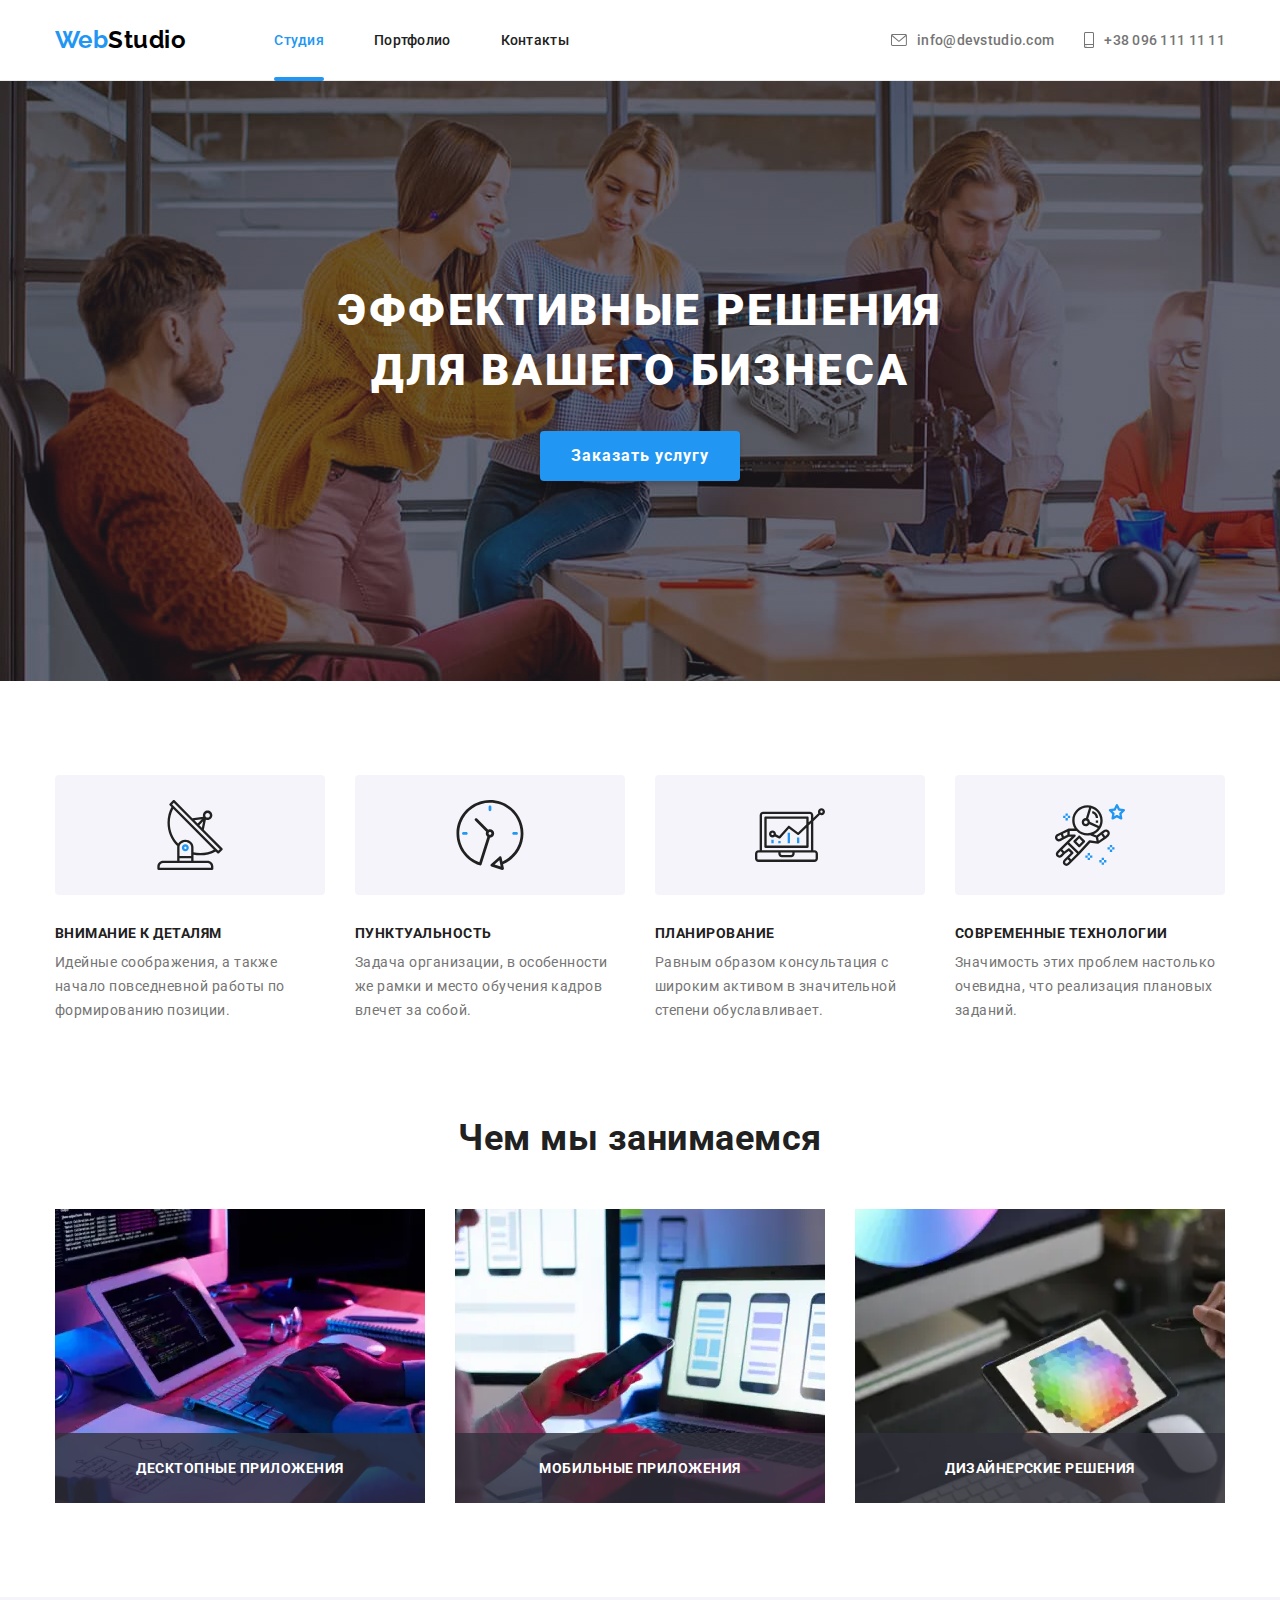
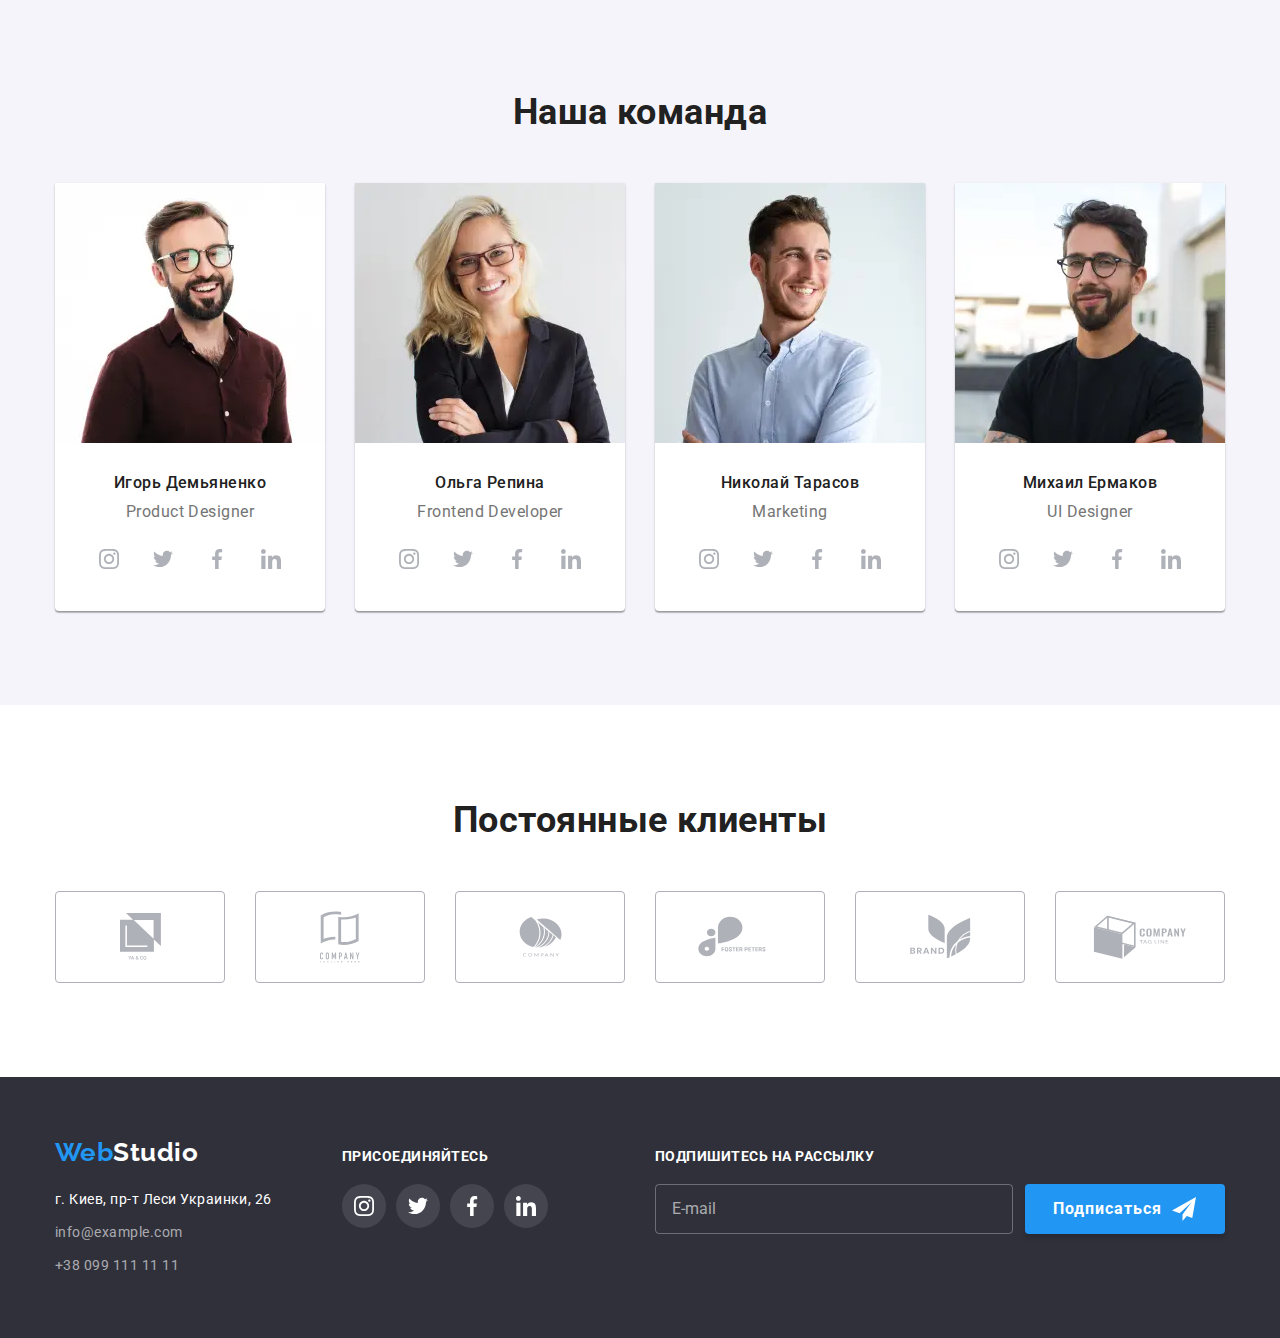
<file: index.html>
<!DOCTYPE html>
<html lang="ru">

<head>
    <meta charset="UTF-8">
    <meta http-equiv="X-UA-Compatible" content="IE=edge">
    <meta name="viewport" content="width=device-width, initial-scale=1.0">
    <title>WebStudio</title>
    <link rel="stylesheet"
        href="https://cdnjs.cloudflare.com/ajax/libs/modern-normalize/1.0.0/modern-normalize.min.css">
    <link rel="preconnect" href="https://fonts.gstatic.com">
    <link
        href="https://fonts.googleapis.com/css2?family=Raleway:wght@700&family=Roboto:wght@400;500;700;900&display=swap"
        rel="stylesheet">
    <link rel="stylesheet" href="./css/main.min.css">
</head>

<body>
    <!-- Header -->
    <header class="header">
        <div class="container header__container">
            <nav class="header__navigation">
                <a href="" class="logo logo--black link" lang="en"><span class="logo--blue">Web</span>Studio</a>

                <ul class="menu list">
                    <li class="menu__item"><a href="" class="menu__link menu__link--current link">Студия</a></li>
                    <li class="menu__item"><a href="./portfolio.html" class="menu__link link">Портфолио</a></li>
                    <li class="menu__item"><a href="" class="menu__link link">Контакты</a></li>
                </ul>
            </nav>
            <button type="button" class="mobile-menu__btn" data-menu-button>
                <svg class="mobile-menu__icon" width="40" height="40">
                    <use href="./images/icons.svg#icon-mobile-menu-btn"></use>
                </svg>
            </button>

            <ul class="contacts header__contacts list">
                <li class="contacts__item contacts__item--in-header">
                    <a href="mailto:info@devstudio.com" class="contacts__link contacts__link--in-header link">
                        <svg class="contacts__icon" width="16" height="12">
                            <use href="./images/icons.svg#icon-envelope"></use>
                        </svg>
                        <span>info@devstudio.com</span>
                    </a>
                </li>
                <li class="contacts__item contacts__item--in-header">
                    <a href="tel:+380961111111" class="contacts__link contacts__link--in-header link">
                        <svg class="contacts__icon" width="10" height="16">
                            <use href="./images/icons.svg#icon-smartphone"></use>
                        </svg>
                        <span>+38 096 111 11 11</span>
                    </a>
                </li>
            </ul>
        </div>
        <div class="mobile-menu" data-menu>
            <div class="container mobile-menu__container">
                <div class="mobile-menu__container--up">
                <ul class="mobile-menu__nav list">
                    <li class="mobile-menu__nav-item"><a href=""
                            class="mobile-menu__nav-link mobile-menu__nav-link--current link">Студия</a></li>
                    <li class="mobile-menu__nav-item"><a href="./portfolio.html"
                            class="mobile-menu__nav-link link">Портфолио</a></li>
                    <li class="mobile-menu__nav-item"><a href="" class="mobile-menu__nav-link link">Контакты</a></li>
                </ul>
                </div>
                <div class="mobile-menu__container--down">
                <ul class="mobile-menu__contacts list">
                    <li class="mobile-menu__contacts-item">
                        <a href="tel:+380961111111" class="mobile-menu__contacts-link link">+38 096 111 11 11</a>
                    </li>
                    <li class="mobile-menu__contacts-item">
                        <a href="mailto:info@devstudio.com"
                            class="mobile-menu__contacts-link mobile-menu__contacts-link--grey link">info@devstudio.com</a>
                    </li>
                </ul>
                <ul class="mobile-menu__social list">
                    <li class="mobile-menu__social-item"><a href="" class="mobile-menu__social-link link">Instagram</a>
                    </li>
                    <li class="mobile-menu__social-item"><a href="" class="mobile-menu__social-link link">Twitter</a>
                    </li>
                    <li class="mobile-menu__social-item"><a href="" class="mobile-menu__social-link link">Facebook</a>
                    </li>
                    <li class="mobile-menu__social-item"><a href="" class="mobile-menu__social-link link">LinkedIn</a>
                    </li>
                </ul>
                </div>

                <button type="button" class="mobile-menu__close-btn" data-menu-close>
                    <svg class="mobile-menu__close-icon" width="40" height="40">
                        <use href="./images/icons.svg#icon-mob-menu-close"></use>
                    </svg>
                </button>
            </div>
        </div>
    </header>

    <!-- Main content -->
    <main>
        <div>
            <section class="hero">
                <div class="container">
                    <h1 class="hero__title">Эффективные решения <br>для вашего бизнеса</h1>
                    <button type="button" class="button" data-modal-open>Заказать услугу</button>
                </div>
            </section>
        </div>

        <div>
            <section class="advantages">
                <div class="container">
                    <h2 class="section-title hidden">Почему именно мы</h2>
                    <ul class="advantages-list list">
                        <li class="advantages-list__item">
                            <div class="advantages-list__icon">
                                <svg width="70" height="70">
                                    <use href="./images/icons.svg#icon-antenna"></use>
                                </svg>
                            </div>
                            <h3 class="advantages-list__title">Внимание к деталям</h3>
                            <p class="advantages-list__text">Идейные соображения, а также начало повседневной работы по
                                формированию позиции.</p>
                        </li>
                        <li class="advantages-list__item">
                            <div class="advantages-list__icon">
                                <svg width="70" height="70">
                                    <use href="./images/icons.svg#icon-clock"></use>
                                </svg>
                            </div>
                            <h3 class="advantages-list__title">Пунктуальность</h3>
                            <p class="advantages-list__text">Задача организации, в особенности же рамки и место обучения
                                кадров влечет за собой.</p>
                        </li>
                        <li class="advantages-list__item">
                            <div class="advantages-list__icon">
                                <svg width="70" height="70">
                                    <use href="./images/icons.svg#icon-diagram"></use>
                                </svg>
                            </div>
                            <h3 class="advantages-list__title">Планирование</h3>
                            <p class="advantages-list__text">Равным образом консультация с широким активом в
                                значительной степени обуславливает.</p>
                        </li>
                        <li class="advantages-list__item">
                            <div class="advantages-list__icon">
                                <svg width="70" height="70">
                                    <use href="./images/icons.svg#icon-astronaut"></use>
                                </svg>
                            </div>
                            <h3 class="advantages-list__title">Современные технологии</h3>
                            <p class="advantages-list__text">Значимость этих проблем настолько очевидна, что реализация
                                плановых заданий.</p>
                        </li>
                    </ul>
                </div>
            </section>
        </div>

        <div>
            <section class="works section">
                <div class="container">
                    <h2 class="section-title">Чем мы занимаемся</h2>
                    <ul class="works-list list">
                        <li class="works-list__item">
                            <picture>
                                <source srcset="./images/works/box1.webp 1x, ./images/works/box1@2x.webp 2x"
                                    type="image/webp">
                                <source srcset="./images/works/box1.jpeg 1x, ./images/works/box1@2x.jpeg 2x">
                                <img src="./images/works/box1.jpeg" alt="Человек пишет код" width="370">
                            </picture>
                            <p class="works-list__text">Десктопные приложения</p>
                        </li>
                        <li class="works-list__item">
                            <picture>
                                <source srcset="./images/works/box2.webp 1x, ./images/works/box2@2x.webp 2x"
                                    type="image/webp">
                                <source srcset="./images/works/box2.jpeg 1x, ./images/works/box2@2x.jpeg 2x">
                                <img src="./images/works/box2.jpeg" alt="Человек с телефоном в руке" width="370">
                            </picture>
                            <p class="works-list__text">Мобильные приложения</p>
                        </li>
                        <li class="works-list__item">
                            <picture>
                                <source srcset="./images/works/box3.webp 1x, ./images/works/box3@2x.webp 2x"
                                    type="image/webp">
                                <source srcset="./images/works/box3.jpeg 1x, ./images/works/box3@2x.jpeg 2x">
                                <img src="./images/works/box3.jpeg" alt="Человек выбирает цвет из гаммы" width="370">
                            </picture>
                            <p class="works-list__text">Дизайнерские решения</p>
                        </li>
                    </ul>
                </div>
            </section>
        </div>


        <div>
            <section class="team-section section">
                <div class="container">
                <h2 class="section-title">Наша команда</h2>
                <ul class="member list">
                    <li class="member__card">
                        <picture>
                            <source srcset="./images/team/desktop/member1-desktop.webp 1x, ./images/team/desktop/member1-desktop@2x.webp 2x"
                                media="(min-width: 1200px)" type="image/webp">
                            <source srcset="./images/team/desktop/member1-desktop.jpeg 1x, ./images/team/desktop/member1-desktop@2x.jpeg 2x"
                                media="(min-width: 1200px)">

                            <source srcset="./images/team/tablet/member1-tablet.webp 1x, ./images/team/tablet/member1-tablet@2x.webp 2x"
                                media="(min-width: 768px)" type="image/webp">
                            <source srcset="./images/team/tablet/member1-tablet.jpeg 1x, ./images/team/tablet/member1-tablet@2x.jpeg 2x"
                                media="(min-width: 768px)">

                            <source srcset="./images/team/phone/member1-phone.webp 1x, ./images/team/phone/member1-phone@2x.webp 2x" 
                            type="image/webp" media="(max-width: 767px)">
                            <source srcset="./images/team/phone/member1-phone.jpeg 1x, ./images/team/phone/member1-phone@2x.jpeg 2x" 
                            media="(max-width: 767px)">
                            <img class="member__photo" src="./images/team/phone/member1-phone.jpeg" alt="фото продакт дизайнера">
                        </picture>
                        
                        
                        <div class="member__meta">
                           <h3 class="member__name">Игорь Демьяненко</h3>
                           <p class="member__position">Product Designer</p>
                           <ul class="social-list list">
                               <li class="social-list__item">
                                   <a href="" class="social-list__link link">
                                       <svg class="social-list__icon">
                                           <use href="./images/icons.svg#icon-instagram"></use>
                                       </svg>
                                   </a>
                               </li>
                               <li class="social-list__item">
                                   <a href="" class="social-list__link link">
                                       <svg class="social-list__icon">
                                           <use href="./images/icons.svg#icon-twitter"></use>
                                       </svg>
                                   </a>
                               </li>
                               <li class="social-list__item">
                                   <a href="" class="social-list__link link">
                                       <svg class="social-list__icon">
                                           <use href="./images/icons.svg#icon-facebook"></use>
                                       </svg>
                                   </a>
                               </li>
                               <li class="social-list__item">
                                   <a href="" class="social-list__link link">
                                       <svg class="social-list__icon">
                                           <use href="./images/icons.svg#icon-linkedin"></use>
                                       </svg>
                                   </a>
                               </li>
                           </ul>
                        </div>
                    </li>
                    <li class="member__card">
                        <picture>
                            <source srcset="./images/team/desktop/member2-desktop.webp 1x, ./images/team/desktop/member2-desktop@2x.webp 2x"
                                media="(min-width: 1200px)" type="image/webp">
                            <source srcset="./images/team/desktop/member2-desktop.jpeg 1x, ./images/team/desktop/member2-desktop@2x.jpeg 2x"
                                media="(min-width: 1200px)">
                            
                            <source srcset="./images/team/tablet/member2-tablet.webp 1x, ./images/team/tablet/member2-tablet@2x.webp 2x"
                                media="(min-width: 768px)" type="image/webp">
                            <source srcset="./images/team/tablet/member2-tablet.jpeg 1x, ./images/team/tablet/member2-tablet@2x.jpeg 2x"
                                media="(min-width: 768px)">
                            
                            <source srcset="./images/team/phone/member2-phone.webp 1x, ./images/team/phone/member2-phone@2x.webp 2x"
                                type="image/webp" media="(max-width: 767px)">
                            <source srcset="./images/team/phone/member2-phone.jpeg 1x, ./images/team/phone/member2-phone@2x.jpeg 2x"
                                media="(max-width: 767px)">
                            <img class="member__photo" src="./images/team/phone/member2-phone.jpeg" alt="фото фронтенд разработчика">
                        </picture>
                        
                        <div class="member__meta">
                           <h3 class="member__name">Ольга Репина</h3>
                           <p class="member__position">Frontend Developer</p>
                           <ul class="social-list list">
                               <li class="social-list__item">
                                   <a href="" class="social-list__link link">
                                       <svg class="social-list__icon">
                                           <use href="./images/icons.svg#icon-instagram"></use>
                                       </svg>
                                   </a>
                               </li>
                               <li class="social-list__item">
                                   <a href="" class="social-list__link link">
                                       <svg class="social-list__icon">
                                           <use href="./images/icons.svg#icon-twitter"></use>
                                       </svg>
                                   </a>
                               </li>
                               <li class="social-list__item">
                                   <a href="" class="social-list__link link">
                                       <svg class="social-list__icon">
                                           <use href="./images/icons.svg#icon-facebook"></use>
                                       </svg>
                                   </a>
                               </li>
                               <li class="social-list__item">
                                   <a href="" class="social-list__link link">
                                       <svg class="social-list__icon">
                                           <use href="./images/icons.svg#icon-linkedin"></use>
                                       </svg>
                                   </a>
                               </li>
                           </ul>
                       </div>
                    </li>
                    <li class="member__card">
                        <picture>
                            <source srcset="./images/team/desktop/member3-desktop.webp 1x, ./images/team/desktop/member3-desktop@2x.webp 2x"
                                media="(min-width: 1200px)" type="image/webp">
                            <source srcset="./images/team/desktop/member3-desktop.jpeg 1x, ./images/team/desktop/member3-desktop@2x.jpeg 2x"
                                media="(min-width: 1200px)">
                            
                            <source srcset="./images/team/tablet/member3-tablet.webp 1x, ./images/team/tablet/member3-tablet@2x.webp 2x"
                                media="(min-width: 768px)" type="image/webp">
                            <source srcset="./images/team/tablet/member3-tablet.jpeg 1x, ./images/team/tablet/member3-tablet@2x.jpeg 2x"
                                media="(min-width: 768px)">
                            
                            <source srcset="./images/team/phone/member3-phone.webp 1x, ./images/team/phone/member3-phone@2x.webp 2x"
                                type="image/webp" media="(max-width: 767px)">
                            <source srcset="./images/team/phone/member3-phone.jpeg 1x, ./images/team/phone/member3-phone@2x.jpeg 2x"
                                media="(max-width: 767px)">
                            <img class="member__photo" src="./images/team/phone/member3-phone.jpeg" alt="фото специалиста по маркетингу">  
                        </picture>
                        
                        <div class="member__meta">
                            <h3 class="member__name">Николай Тарасов</h3>
                            <p class="member__position">Marketing</p>
                            <ul class="social-list list">
                                <li class="social-list__item">
                                    <a href="" class="social-list__link link">
                                        <svg class="social-list__icon">
                                            <use href="./images/icons.svg#icon-instagram"></use>
                                        </svg>
                                    </a>
                                </li>
                                <li class="social-list__item">
                                    <a href="" class="social-list__link link">
                                        <svg class="social-list__icon">
                                            <use href="./images/icons.svg#icon-twitter"></use>
                                        </svg>
                                    </a>
                                </li>
                                <li class="social-list__item">
                                    <a href="" class="social-list__link link">
                                        <svg class="social-list__icon">
                                            <use href="./images/icons.svg#icon-facebook"></use>
                                        </svg>
                                    </a>
                                </li>
                                <li class="social-list__item">
                                    <a href="" class="social-list__link link">
                                        <svg class="social-list__icon">
                                            <use href="./images/icons.svg#icon-linkedin"></use>
                                        </svg>
                                    </a>
                                </li>
                            </ul>
                        </div>
                    </li>
                    <li class="member__card">
                        <picture>
                            <source srcset="./images/team/desktop/member4-desktop.webp 1x, ./images/team/desktop/member4-desktop@2x.webp 2x"
                                media="(min-width: 1200px)" type="image/webp">
                            <source srcset="./images/team/desktop/member4-desktop.jpeg 1x, ./images/team/desktop/member4-desktop@2x.jpeg 2x"
                                media="(min-width: 1200px)">
                            
                            <source srcset="./images/team/tablet/member4-tablet.webp 1x, ./images/team/tablet/member4-tablet@2x.webp 2x"
                                media="(min-width: 768px)" type="image/webp">
                            <source srcset="./images/team/tablet/member4-tablet.jpeg 1x, ./images/team/tablet/member4-tablet@2x.jpeg 2x"
                                media="(min-width: 768px)">
                            
                            <source srcset="./images/team/phone/member4-phone.webp 1x, ./images/team/phone/member4-phone@2x.webp 2x"
                                type="image/webp" media="(max-width: 767px)">
                            <source srcset="./images/team/phone/member4-phone.jpeg 1x, ./images/team/phone/member4-phone@2x.jpeg 2x"
                                media="(max-width: 767px)">
                            <img class="member__photo" src="./images/team/phone/member4-phone.jpeg" alt="фото дизайнера">
                        </picture>
                        
                        <div class="member__meta">
                            <h3 class="member__name">Михаил Ермаков</h3>
                            <p class="member__position">UI Designer</p>
                            <ul class="social-list list">
                                <li class="social-list__item">
                                    <a href="" class="social-list__link link">
                                        <svg class="social-list__icon">
                                            <use href="./images/icons.svg#icon-instagram"></use>
                                        </svg>
                                    </a>
                                </li>
                                <li class="social-list__item">
                                    <a href="" class="social-list__link link">
                                        <svg class="social-list__icon">
                                            <use href="./images/icons.svg#icon-twitter"></use>
                                        </svg>
                                    </a>
                                </li>
                                <li class="social-list__item">
                                    <a href="" class="social-list__link link">
                                        <svg class="social-list__icon">
                                            <use href="./images/icons.svg#icon-facebook"></use>
                                        </svg>
                                    </a>
                                </li>
                                <li class="social-list__item">
                                    <a href="" class="social-list__link link">
                                        <svg class="social-list__icon">
                                            <use href="./images/icons.svg#icon-linkedin"></use>
                                        </svg>
                                    </a>
                                </li>
                            </ul>
                        </div>
                    </li>
                </ul>
                </div>
            </section>
        </div>

        <div>
            <section class="clients section">
                <div class="container">
                    <h2 class="section-title">Постоянные клиенты</h2>
                    <ul class="client list">
                        <li class="client__card">
                            <a href="" class="client__link link">
                                <svg class="client__icon" width="41" height="47">
                                    <use href="./images/icons.svg#icon-company1"></use>
                                </svg>
                            </a>
                        </li>
                        <li class="client__card">
                            <a href="" class="client__link link">
                                <svg class="client__icon" width="40" height="52">
                                    <use href="./images/icons.svg#icon-company2"></use>
                                </svg>
                            </a>
                        </li>
                        <li class="client__card">
                            <a href="" class="client__link link">
                                <svg class="client__icon" width="43" height="41">
                                    <use href="./images/icons.svg#icon-company3"></use>
                                </svg>
                            </a>
                        </li>
                        <li class="client__card">
                            <a href="" class="client__link link">
                                <svg class="client__icon" width="84" height="41">
                                    <use href="./images/icons.svg#icon-company4"></use>
                                </svg>
                            </a>
                        </li>
                        <li class="client__card">
                            <a href="" class="client__link link">
                                <svg class="client__icon" width="63" height="45">
                                    <use href="./images/icons.svg#icon-company5"></use>
                                </svg>
                            </a>
                        </li>
                        <li class="client__card">
                            <a href="" class="client__link link">
                                <svg class="client__icon" width="94" height="44">
                                    <use href="./images/icons.svg#icon-company6"></use>
                                </svg>
                            </a>
                        </li>
                    </ul>
                </div>

            </section>
        </div>

    </main>

    <!-- ================ F O O T E R ================ -->
    <footer class="footer">
        <div class="container footer__container">
            <div class="footer__contacts">
                <a href="" class="logo logo--white link" lang="en"><span class="logo--blue">Web</span>Studio</a>
                <ul class="contacts list">
                    <li class="contacts__item contacts__item--in-footer">
                        <address>
                            <p class="contacts__address">г. Киев, пр-т Леси Украинки, 26</p>
                        </address>
                    </li>
                    <li class="contacts__item contacts__item--in-footer"><a href="mailto:info@example.com"
                            class="contacts__link contacts__link--in-footer link">info@example.com</a></li>
                    <li class="contacts__item contacts__item--in-footer"><a href="tel:+380991111111"
                            class="contacts__link contacts__link--in-footer link">+38 099 111 11 11</a></li>
                </ul>
            </div>

            <div class="footer__social">
                <h3 class="footer__text">присоединяйтесь</h3>
                <ul class="social-list list">
                    <li class="social-list__item">
                        <a href="" class="social-list__link social-list__link--in-footer link">
                            <svg class="social-list__icon">
                                <use href="./images/icons.svg#icon-instagram"></use>
                            </svg>
                        </a>
                    </li>
                    <li class="social-list__item">
                        <a href="" class="social-list__link social-list__link--in-footer link">
                            <svg class="social-list__icon">
                                <use href="./images/icons.svg#icon-twitter"></use>
                            </svg>
                        </a>
                    </li>
                    <li class="social-list__item">
                        <a href="" class="social-list__link social-list__link--in-footer link">
                            <svg class="social-list__icon">
                                <use href="./images/icons.svg#icon-facebook"></use>
                            </svg>
                        </a>
                    </li>
                    <li class="social-list__item">
                        <a href="" class="social-list__link social-list__link--in-footer link">
                            <svg class="social-list__icon">
                                <use href="./images/icons.svg#icon-linkedin"></use>
                            </svg>
                        </a>
                    </li>
                </ul>
            </div>
            <div class="footer__subscribe">
                <p class="footer__text">Подпишитесь на рассылку</p>
                <form action="#" class="subscription-form">
                    <input type="email" placeholder="E-mail" name="user-email" class="subscription-form__input"
                        required>
                    <button type="submit" class="button button--with-icon">
                        <span class="button__text">Подписаться</span>
                        <svg class="button__icon--end" width="24" height="24">
                            <use href="./images/icons.svg#icon-telegram"></use>
                        </svg>
                    </button>
                </form>
            </div>

        </div>
    </footer>

    <!-- ================ B A C K D R O P ================ -->
    <div class="backdrop is-hidden" data-modal>
    <div class="modal">
        <button type="button" class="close-btn" data-modal-close>
            <svg class="close-btn__icon">
                <use href="./images/icons.svg#icon-close-icon"></use>
            </svg>
        </button>
        <form action="#" class="modal-form"> 
           <p class="modal-form__title">Оставьте свои данные, мы вам перезвоним</p>

           <label for="user-name" class="modal-form__label modal-form__label--first">Имя</label>
           <div class="modal-form__input-field">
           <input class="modal-form__input" type="text" name="user-name" id="user-name" minlength="2" required>
           <svg class="modal-form__icon" width="18" height="18">
            <use href="./images/icons.svg#icon-user-icon"></use>
           </svg>
           </div>

           <label for="user-number" class="modal-form__label">Телефон</label>
           <div class="modal-form__input-field">
           <input class="modal-form__input" type="tel" name="user-number" id="user-number" required pattern="[0-9]{3}-[0-9]{3}-[0-9]{2}-[0-9]{2}" title="0xx-xxx-xx-xx">
           <svg class="modal-form__icon" width="18" height="18">
            <use href="./images/icons.svg#icon-form-phone"></use>
           </svg>
           </div>

           <label for="user-email" class="modal-form__label">Почта</label>
           <div class="modal-form__input-field">
           <input class="modal-form__input" type="email" name="user-email" id="user-email">
           <svg class="modal-form__icon" width="18" height="18">
               <use href="./images/icons.svg#icon-form-envelope"></use>
           </svg>
           </div>

           <label for="user-message" class="modal-form__label">Комментарий</label>
           <textarea class="modal-form__textarea" name="user-message" id="user-message" placeholder="Введите текст"></textarea>

           <label class="modal-form__policy-agreement">
            <input class="checkbox hidden" type="checkbox" name="user-agreement" value="policy-accepted">
            <svg class="checkbox__icon" width="16" height="15">
                <use href="./images/icons.svg#icon-check-icon"></use>
            </svg>
           Соглашаюсь с рассылкой и принимаю <a href="">Условия договора</a>
            </label>
           <button class="button" type="submit">Отправить</button>
        </form>
    </div>
</div>

    <script src="./js/menu.js"></script>
    <script src="./js/modal.js"></script>

</body>

</html>
</file>
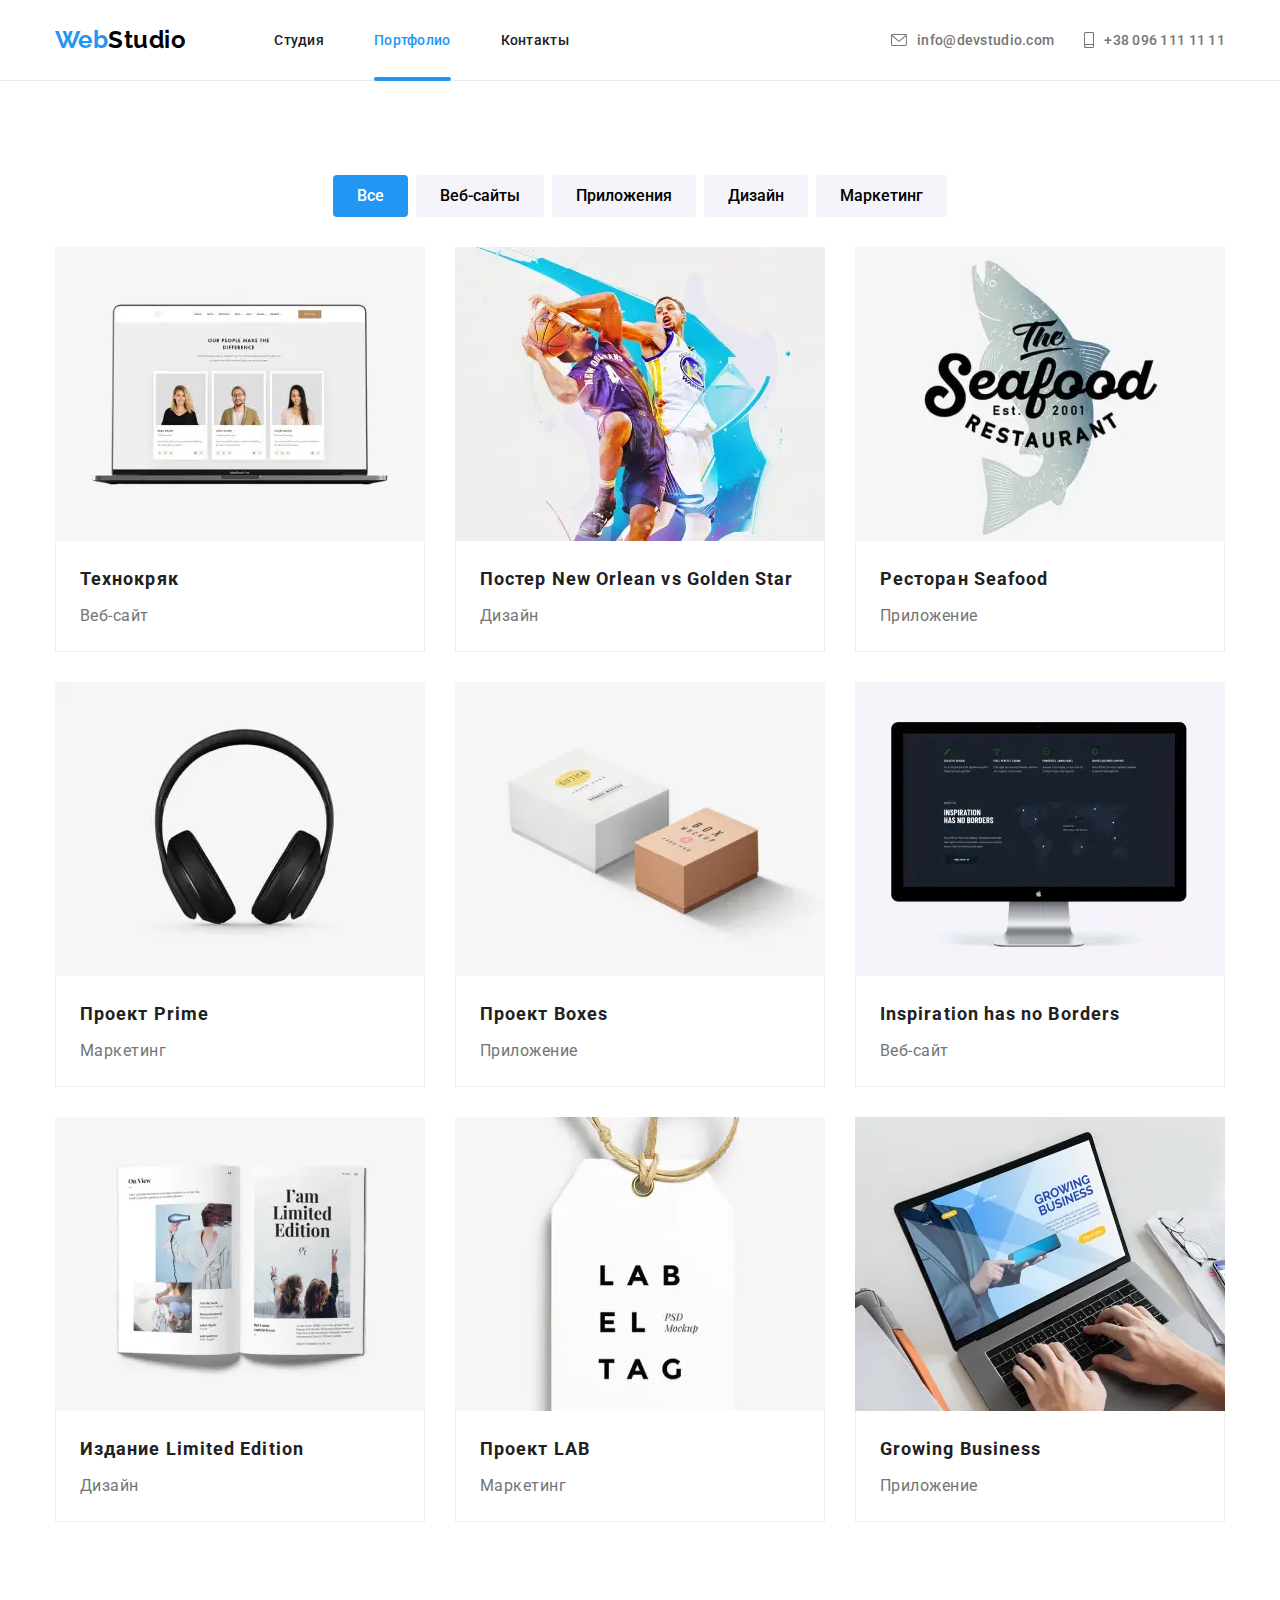
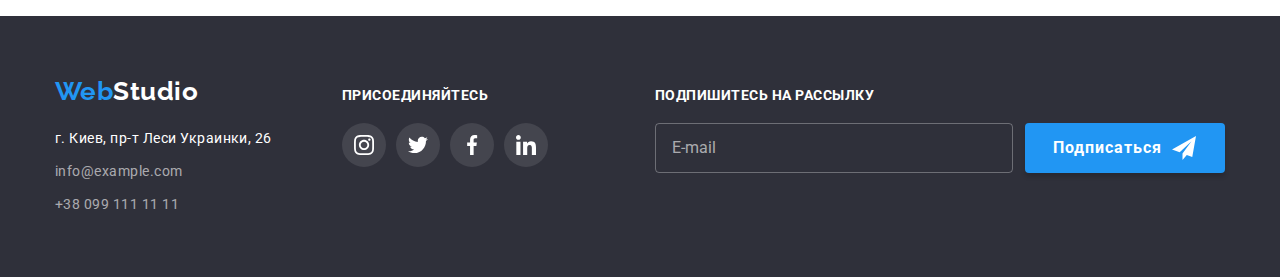
<file: portfolio.html>
<!DOCTYPE html>
<html lang="ru">

<head>
    <meta charset="UTF-8">
    <meta http-equiv="X-UA-Compatible" content="IE=edge">
    <meta name="viewport" content="width=device-width, initial-scale=1.0">
    <title>Portfolio</title>
    <link rel="stylesheet"
        href="https://cdnjs.cloudflare.com/ajax/libs/modern-normalize/1.0.0/modern-normalize.min.css">
    <link rel="preconnect" href="https://fonts.gstatic.com">
    <link href="https://fonts.googleapis.com/css2?family=Raleway:wght@700&family=Roboto:wght@400;500;700&display=swap"
        rel="stylesheet">
    <link rel="stylesheet" href="./css/main.min.css">
</head>

<body>
    <!-- Header -->
    <header class="header">
        <div class="container header__container">
            <nav class="header__navigation">
                <a href="./index.html" class="logo logo--black link" lang="en"><span
                        class="logo--blue">Web</span>Studio</a>

                <ul class="menu list">
                    <li class="menu__item"><a href="./index.html" class="menu__link link">Студия</a></li>
                    <li class="menu__item"><a href="" class="menu__link menu__link--current link">Портфолио</a></li>
                    <li class="menu__item"><a href="" class="menu__link link">Контакты</a></li>
                </ul>
            </nav>
            <button type="button" class="mobile-menu__btn" data-menu-button>
                <svg class="mobile-menu__icon" width="40" height="40">
                    <use href="./images/icons.svg#icon-mobile-menu-btn"></use>
                </svg>
            </button>

            <ul class="contacts header__contacts list">
                <li class="contacts__item contacts__item--in-header">
                    <a href="mailto:info@devstudio.com" class="contacts__link contacts__link--in-header link">
                        <svg class="contacts__icon" width="16" height="12">
                            <use href="./images/icons.svg#icon-envelope"></use>
                        </svg>
                        <span>info@devstudio.com</span>
                    </a>
                </li>
                <li class="contacts__item contacts__item--in-header">
                    <a href="tel:+380961111111" class="contacts__link contacts__link--in-header link">
                        <svg class="contacts__icon" width="10" height="16">
                            <use href="./images/icons.svg#icon-smartphone"></use>
                        </svg>
                        <span>+38 096 111 11 11</span>
                    </a>
                </li>
            </ul>
        </div>

        <div class="mobile-menu" data-menu>
            <div class="container mobile-menu__container">
                <div class="mobile-menu__container--up">
                <ul class="mobile-menu__nav list">
                    <li class="mobile-menu__nav-item"><a href="./index.html"
                            class="mobile-menu__nav-link link">Студия</a></li>
                    <li class="mobile-menu__nav-item"><a href=""
                            class="mobile-menu__nav-link mobile-menu__nav-link--current link">Портфолио</a></li>
                    <li class="mobile-menu__nav-item"><a href="" class="mobile-menu__nav-link link">Контакты</a></li>
                </ul>
                </div>
                <div class="mobile-menu__container--down">
                <ul class="mobile-menu__contacts list">
                    <li class="mobile-menu__contacts-item">
                        <a href="tel:+380961111111" class="mobile-menu__contacts-link link">+38 096 111 11 11</a>
                    </li>
                    <li class="mobile-menu__contacts-item">
                        <a href="mailto:info@devstudio.com"
                            class="mobile-menu__contacts-link mobile-menu__contacts-link--grey link">info@devstudio.com</a>
                    </li>
                </ul>
                <ul class="mobile-menu__social list">
                    <li class="mobile-menu__social-item"><a href="" class="mobile-menu__social-link link">Instagram</a>
                    </li>
                    <li class="mobile-menu__social-item"><a href="" class="mobile-menu__social-link link">Twitter</a>
                    </li>
                    <li class="mobile-menu__social-item"><a href="" class="mobile-menu__social-link link">Facebook</a>
                    </li>
                    <li class="mobile-menu__social-item"><a href="" class="mobile-menu__social-link link">LinkedIn</a>
                    </li>
                </ul>
                </div>

                <button type="button" class="mobile-menu__close-btn" data-menu-close>
                    <svg class="mobile-menu__close-icon" width="40" height="40">
                        <use href="./images/icons.svg#icon-mob-menu-close"></use>
                    </svg>
                </button>
            </div>
        </div>
    </header>

    <!-- Main content -->
    <main>
        <section class="section">
            <div class="container">
                <h1 class="section-title hidden">Портфолио</h1>
                <ul class="filter list">
                    <li class="filter__item"><button type="button"
                            class="filter__button filter__button--main">Все</button></li>
                    <li class="filter__item"><button type="button" class="filter__button">Веб-сайты</button></li>
                    <li class="filter__item"><button type="button" class="filter__button">Приложения</button></li>
                    <li class="filter__item"><button type="button" class="filter__button">Дизайн</button></li>
                    <li class="filter__item"><button type="button" class="filter__button">Маркетинг</button></li>
                </ul>
                <ul class="portfolio list">
                    <li class="portfolio__item">
                        <a href="" class="portfolio__link link">
                            <div class="portfolio__img-wrapper">
                                <picture>
                                    <source srcset="./images/portfolio/desktop/portfolio1-desktop.webp 1x, ./images/portfolio/desktop/portfolio1-desktop@2x.webp 2x" 
                                    type="image/webp" media="(min-width: 1200px)">
                                    <source srcset="./images/portfolio/desktop/portfolio1-desktop.jpeg 1x, ./images/portfolio/desktop/portfolio1-desktop@2x.jpeg 2x"
                                        media="(min-width: 1200px)">

                                    <source srcset="./images/portfolio/tablet/portfolio1-tablet.webp 1x, ./images/portfolio/tablet/portfolio1-tablet@2x.webp 2x"
                                            type="image/webp" media="(min-width: 768px)">
                                    <source srcset="./images/portfolio/tablet/portfolio1-tablet.jpeg 1x, ./images/portfolio/tablet/portfolio1-tablet@2x.jpeg 2x"
                                        media="(min-width: 768px)">

                                    <source srcset="./images/portfolio/phone/portfolio1-phone.webp 1x, ./images/portfolio/phone/portfolio1-phone@2x.webp 2x"
                                        type="image/webp" media="(max-width: 767px)">
                                    <source srcset="./images/portfolio/phone/portfolio1-phone.jpeg 1x, ./images/portfolio/phone/portfolio1-phone@2x.jpeg 2x"
                                        media="(max-width: 767px)">

                                    <img src="./images/portfolio/phone/portfolio1-phone.jpeg" alt="Веб-сайт открыт на ноутбуке">
                                </picture>
                               
                                <p class="portfolio__overlay">Технокряк это современная площадка распространения
                                    коронавируса. Компании используют эту платформу
                                    для цифрового
                                    шпионажа и атак на защищённые сервера конкурентов.</p>
                            </div>
                            <div class="portfolio__card-meta">
                                <h2 class="portfolio__card-name">Технокряк</h2>
                                <p class="portfolio__card-text">Веб-сайт</p>
                            </div>
                        </a>
                    </li>
                    <li class="portfolio__item">
                        <a href="" class="portfolio__link link">
                            <div class="portfolio__img-wrapper">
                                <picture>
                                    <source
                                        srcset="./images/portfolio/desktop/portfolio2-desktop.webp 1x, ./images/portfolio/desktop/portfolio2-desktop@2x.webp 2x"
                                        type="image/webp" media="(min-width: 1200px)">
                                    <source
                                        srcset="./images/portfolio/desktop/portfolio2-desktop.jpeg 1x, ./images/portfolio/desktop/portfolio2-desktop@2x.jpeg 2x"
                                        media="(min-width: 1200px)">
                                    
                                    <source
                                        srcset="./images/portfolio/tablet/portfolio2-tablet.webp 1x, ./images/portfolio/tablet/portfolio2-tablet@2x.webp 2x"
                                        type="image/webp" media="(min-width: 768px)">
                                    <source
                                        srcset="./images/portfolio/tablet/portfolio2-tablet.jpeg 1x, ./images/portfolio/tablet/portfolio2-tablet@2x.jpeg 2x"
                                        media="(min-width: 768px)">
                                    
                                    <source srcset="./images/portfolio/phone/portfolio2-phone.webp 1x, ./images/portfolio/phone/portfolio2-phone@2x.webp 2x"
                                        type="image/webp" media="(max-width: 767px)">
                                    <source srcset="./images/portfolio/phone/portfolio2-phone.jpeg 1x, ./images/portfolio/phone/portfolio2-phone@2x.jpeg 2x"
                                        media="(max-width: 767px)">

                                    <img src="./images/portfolio/phone/portfolio2-phone.jpeg" alt="Двое игроков баскетбольной команды">

                                </picture>
                                
                                <p class="portfolio__overlay">Технокряк это современная площадка распространения
                                    коронавируса. Компании используют эту платформу
                                    для цифрового
                                    шпионажа и атак на защищённые сервера конкурентов.</p>
                            </div>
                            <div class="portfolio__card-meta">
                                <h2 class="portfolio__card-name">Постер New Orlean vs Golden Star</h2>
                                <p class="portfolio__card-text">Дизайн</p>
                            </div>
                        </a>
                    </li>
                    <li class="portfolio__item">
                        <a href="" class="portfolio__link link">
                            <div class="portfolio__img-wrapper">
                                <picture>
                                    <source
                                        srcset="./images/portfolio/desktop/portfolio3-desktop.webp 1x, ./images/portfolio/desktop/portfolio3-desktop@2x.webp 2x"
                                        type="image/webp" media="(min-width: 1200px)">
                                    <source
                                        srcset="./images/portfolio/desktop/portfolio3-desktop.jpeg 1x, ./images/portfolio/desktop/portfolio3-desktop@2x.jpeg 2x"
                                        media="(min-width: 1200px)">
                                    
                                    <source
                                        srcset="./images/portfolio/tablet/portfolio3-tablet.webp 1x, ./images/portfolio/tablet/portfolio3-tablet@2x.webp 2x"
                                        type="image/webp" media="(min-width: 768px)">
                                    <source
                                        srcset="./images/portfolio/tablet/portfolio3-tablet.jpeg 1x, ./images/portfolio/tablet/portfolio3-tablet@2x.jpeg 2x"
                                        media="(min-width: 768px)">
                                    
                                    <source srcset="./images/portfolio/phone/portfolio3-phone.webp 1x, ./images/portfolio/phone/portfolio3-phone@2x.webp 2x"
                                        type="image/webp" media="(max-width: 767px)">
                                    <source srcset="./images/portfolio/phone/portfolio3-phone.jpeg 1x, ./images/portfolio/phone/portfolio3-phone@2x.jpeg 2x"
                                        media="(max-width: 767px)">

                                    <img src="./images/portfolio/phone/portfolio3-phone.jpeg" alt="Логотип рыбного ресторана">
                                </picture>
                                
                                <p class="portfolio__overlay">Технокряк это современная площадка распространения
                                    коронавируса. Компании используют эту платформу
                                    для цифрового
                                    шпионажа и атак на защищённые сервера конкурентов.</p>
                            </div>
                            <div class="portfolio__card-meta">
                                <h2 class="portfolio__card-name">Ресторан Seafood</h2>
                                <p class="portfolio__card-text">Приложение</p>
                            </div>
                        </a>
                    </li>
                    <li class="portfolio__item">
                        <a href="" class="portfolio__link link">
                            <div class="portfolio__img-wrapper">
                                <picture>
                                    <source
                                        srcset="./images/portfolio/desktop/portfolio4-desktop.webp 1x, ./images/portfolio/desktop/portfolio4-desktop@2x.webp 2x"
                                        type="image/webp" media="(min-width: 1200px)">
                                    <source
                                        srcset="./images/portfolio/desktop/portfolio4-desktop.jpeg 1x, ./images/portfolio/desktop/portfolio4-desktop@2x.jpeg 2x"
                                        media="(min-width: 1200px)">
                                    
                                    <source
                                        srcset="./images/portfolio/tablet/portfolio4-tablet.webp 1x, ./images/portfolio/tablet/portfolio4-tablet@2x.webp 2x"
                                        type="image/webp" media="(min-width: 768px)">
                                    <source
                                        srcset="./images/portfolio/tablet/portfolio4-tablet.jpeg 1x, ./images/portfolio/tablet/portfolio4-tablet@2x.jpeg 2x"
                                        media="(min-width: 768px)">
                                    
                                    <source srcset="./images/portfolio/phone/portfolio4-phone.webp 1x, ./images/portfolio/phone/portfolio4-phone@2x.webp 2x"
                                        type="image/webp" media="(max-width: 767px)">
                                    <source srcset="./images/portfolio/phone/portfolio4-phone.jpeg 1x, ./images/portfolio/phone/portfolio4-phone@2x.jpeg 2x"
                                        media="(max-width: 767px)">

                                    <img src="./images/portfolio/phone/portfolio4-phone.jpeg" alt="Беспроводные накладные наушники">
                                </picture>
                                
                                <p class="portfolio__overlay">Технокряк это современная площадка распространения
                                    коронавируса. Компании используют эту платформу
                                    для цифрового
                                    шпионажа и атак на защищённые сервера конкурентов.</p>
                            </div>
                            <div class="portfolio__card-meta">
                                <h2 class="portfolio__card-name">Проект Prime</h2>
                                <p class="portfolio__card-text">Маркетинг</p>
                            </div>
                        </a>
                    </li>
                    <li class="portfolio__item">
                        <a href="" class="portfolio__link link">
                            <div class="portfolio__img-wrapper">
                                <picture>
                                    <source
                                        srcset="./images/portfolio/desktop/portfolio5-desktop.webp 1x, ./images/portfolio/desktop/portfolio5-desktop@2x.webp 2x"
                                        type="image/webp" media="(min-width: 1200px)">
                                    <source
                                        srcset="./images/portfolio/desktop/portfolio5-desktop.jpeg 1x, ./images/portfolio/desktop/portfolio5-desktop@2x.jpeg 2x"
                                        media="(min-width: 1200px)">
                                    
                                    <source
                                        srcset="./images/portfolio/tablet/portfolio5-tablet.webp 1x, ./images/portfolio/tablet/portfolio5-tablet@2x.webp 2x"
                                        type="image/webp" media="(min-width: 768px)">
                                    <source
                                        srcset="./images/portfolio/tablet/portfolio5-tablet.jpeg 1x, ./images/portfolio/tablet/portfolio5-tablet@2x.jpeg 2x"
                                        media="(min-width: 768px)">
                                    
                                    <source srcset="./images/portfolio/phone/portfolio5-phone.webp 1x, ./images/portfolio/phone/portfolio5-phone@2x.webp 2x"
                                        type="image/webp" media="(max-width: 767px)">
                                    <source srcset="./images/portfolio/phone/portfolio5-phone.jpeg 1x, ./images/portfolio/phone/portfolio5-phone@2x.jpeg 2x"
                                        media="(max-width: 767px)">
                    
                                    <img src="./images/portfolio/phone/portfolio5-phone.jpeg" alt="Белая и коричневая коробки">
                                </picture>
                                
                                <p class="portfolio__overlay">Технокряк это современная площадка распространения
                                    коронавируса. Компании используют эту платформу
                                    для цифрового
                                    шпионажа и атак на защищённые сервера конкурентов.</p>
                            </div>
                            <div class="portfolio__card-meta">
                                <h2 class="portfolio__card-name">Проект Boxes</h2>
                                <p class="portfolio__card-text">Приложение</p>
                            </div>
                        </a>
                    </li>
                    <li class="portfolio__item">
                        <a href="" class="portfolio__link link">
                            <div class="portfolio__img-wrapper">
                                <picture>
                                    <source
                                        srcset="./images/portfolio/desktop/portfolio6-desktop.webp 1x, ./images/portfolio/desktop/portfolio6-desktop@2x.webp 2x"
                                        type="image/webp" media="(min-width: 1200px)">
                                    <source
                                        srcset="./images/portfolio/desktop/portfolio6-desktop.jpeg 1x, ./images/portfolio/desktop/portfolio6-desktop@2x.jpeg 2x"
                                        media="(min-width: 1200px)">
                                    
                                    <source
                                        srcset="./images/portfolio/tablet/portfolio6-tablet.webp 1x, ./images/portfolio/tablet/portfolio6-tablet@2x.webp 2x"
                                        type="image/webp" media="(min-width: 768px)">
                                    <source
                                        srcset="./images/portfolio/tablet/portfolio6-tablet.jpeg 1x, ./images/portfolio/tablet/portfolio6-tablet@2x.jpeg 2x"
                                        media="(min-width: 768px)">
                                    
                                    <source srcset="./images/portfolio/phone/portfolio6-phone.webp 1x, ./images/portfolio/phone/portfolio6-phone@2x.webp 2x"
                                        type="image/webp" media="(max-width: 767px)">
                                    <source srcset="./images/portfolio/phone/portfolio6-phone.jpeg 1x, ./images/portfolio/phone/portfolio6-phone@2x.jpeg 2x"
                                        media="(max-width: 767px)">

                                    <img src="./images/portfolio/phone/portfolio6-phone.jpeg" alt="Веб-сайт на экране компьютера">
                                </picture>
                               
                                <p class="portfolio__overlay">Технокряк это современная площадка распространения
                                    коронавируса. Компании используют эту платформу
                                    для цифрового
                                    шпионажа и атак на защищённые сервера конкурентов.</p>
                            </div>
                            <div class="portfolio__card-meta">
                                <h2 class="portfolio__card-name">Inspiration has no Borders</h2>
                                <p class="portfolio__card-text">Веб-сайт</p>
                            </div>
                        </a>
                    </li>
                    <li class="portfolio__item">
                        <a href="" class="portfolio__link link">
                            <div class="portfolio__img-wrapper">
                                <picture>
                                    <source
                                        srcset="./images/portfolio/desktop/portfolio7-desktop.webp 1x, ./images/portfolio/desktop/portfolio7-desktop@2x.webp 2x"
                                        type="image/webp" media="(min-width: 1200px)">
                                    <source
                                        srcset="./images/portfolio/desktop/portfolio7-desktop.jpeg 1x, ./images/portfolio/desktop/portfolio7-desktop@2x.jpeg 2x"
                                        media="(min-width: 1200px)">
                                    
                                    <source
                                        srcset="./images/portfolio/tablet/portfolio7-tablet.webp 1x, ./images/portfolio/tablet/portfolio7-tablet@2x.webp 2x"
                                        type="image/webp" media="(min-width: 768px)">
                                    <source
                                        srcset="./images/portfolio/tablet/portfolio7-tablet.jpeg 1x, ./images/portfolio/tablet/portfolio7-tablet@2x.jpeg 2x"
                                        media="(min-width: 768px)">
                                    
                                    <source srcset="./images/portfolio/phone/portfolio7-phone.webp 1x, ./images/portfolio/phone/portfolio7-phone@2x.webp 2x"
                                        type="image/webp" media="(max-width: 767px)">
                                    <source srcset="./images/portfolio/phone/portfolio7-phone.jpeg 1x, ./images/portfolio/phone/portfolio7-phone@2x.jpeg 2x"
                                        media="(max-width: 767px)">

                                    <img src="./images/portfolio/phone/portfolio7-phone.jpeg" alt="Открытый глянцевый журнал">
                                </picture>
                                
                                <p class="portfolio__overlay">Технокряк это современная площадка распространения
                                    коронавируса. Компании используют эту платформу
                                    для цифрового
                                    шпионажа и атак на защищённые сервера конкурентов.</p>
                            </div>
                            <div class="portfolio__card-meta">
                                <h2 class="portfolio__card-name">Издание Limited Edition</h2>
                                <p class="portfolio__card-text">Дизайн</p>
                            </div>
                        </a>
                    </li>
                    <li class="portfolio__item">
                        <a href="" class="portfolio__link link">
                            <div class="portfolio__img-wrapper">
                                <picture>
                                    <source
                                        srcset="./images/portfolio/desktop/portfolio8-desktop.webp 1x, ./images/portfolio/desktop/portfolio8-desktop@2x.webp 2x"
                                        type="image/webp" media="(min-width: 1200px)">
                                    <source
                                        srcset="./images/portfolio/desktop/portfolio8-desktop.jpeg 1x, ./images/portfolio/desktop/portfolio8-desktop@2x.jpeg 2x"
                                        media="(min-width: 1200px)">
                                    
                                    <source
                                        srcset="./images/portfolio/tablet/portfolio8-tablet.webp 1x, ./images/portfolio/tablet/portfolio8-tablet@2x.webp 2x"
                                        type="image/webp" media="(min-width: 768px)">
                                    <source
                                        srcset="./images/portfolio/tablet/portfolio8-tablet.jpeg 1x, ./images/portfolio/tablet/portfolio8-tablet@2x.jpeg 2x"
                                        media="(min-width: 768px)">
                                    
                                    <source srcset="./images/portfolio/phone/portfolio8-phone.webp 1x, ./images/portfolio/phone/portfolio8-phone@2x.webp 2x"
                                        type="image/webp" media="(max-width: 767px)">
                                    <source srcset="./images/portfolio/phone/portfolio8-phone.jpeg 1x, ./images/portfolio/phone/portfolio8-phone@2x.jpeg 2x"
                                        media="(max-width: 767px)">

                                    <img src="./images/portfolio/phone/portfolio8-phone.jpeg" alt="Картонная бирка">
                                </picture>
                                
                                <p class="portfolio__overlay">Технокряк это современная площадка распространения
                                    коронавируса. Компании используют эту платформу
                                    для цифрового
                                    шпионажа и атак на защищённые сервера конкурентов.</p>
                            </div>
                            <div class="portfolio__card-meta">
                                <h2 class="portfolio__card-name">Проект LAB</h2>
                                <p class="portfolio__card-text">Маркетинг</p>
                            </div>
                        </a>
                    </li>
                    <li class="portfolio__item">
                        <a href="" class="portfolio__link link">
                            <div class="portfolio__img-wrapper">
                                <picture>
                                    <source
                                        srcset="./images/portfolio/desktop/portfolio9-desktop.webp 1x, ./images/portfolio/desktop/portfolio9-desktop@2x.webp 2x"
                                        type="image/webp" media="(min-width: 1200px)">
                                    <source
                                        srcset="./images/portfolio/desktop/portfolio9-desktop.jpeg 1x, ./images/portfolio/desktop/portfolio9-desktop@2x.jpeg 2x"
                                        media="(min-width: 1200px)">
                                    
                                    <source
                                        srcset="./images/portfolio/tablet/portfolio9-tablet.webp 1x, ./images/portfolio/tablet/portfolio9-tablet@2x.webp 2x"
                                        type="image/webp" media="(min-width: 768px)">
                                    <source
                                        srcset="./images/portfolio/tablet/portfolio9-tablet.jpeg 1x, ./images/portfolio/tablet/portfolio9-tablet@2x.jpeg 2x"
                                        media="(min-width: 768px)">
                                    
                                    <source srcset="./images/portfolio/phone/portfolio9-phone.webp 1x, ./images/portfolio/phone/portfolio9-phone@2x.webp 2x"
                                        type="image/webp" media="(max-width: 767px)">
                                    <source srcset="./images/portfolio/phone/portfolio9-phone.jpeg 1x, ./images/portfolio/phone/portfolio9-phone@2x.jpeg 2x"
                                        media="(max-width: 767px)">


                                    <img src="./images/portfolio/phone/portfolio9-phone.jpeg" alt="Человек пользуется приложением на ноутбуке">
                                </picture>
                                
                                <p class="portfolio__overlay">Технокряк это современная площадка распространения
                                    коронавируса. Компании используют эту платформу
                                    для цифрового
                                    шпионажа и атак на защищённые сервера конкурентов.</p>
                            </div>
                            <div class="portfolio__card-meta">
                                <h2 class="portfolio__card-name" lang="en">Growing Business</h2>
                                <p class="portfolio__card-text">Приложение</p>
                            </div>
                        </a>
                    </li>
                </ul>
            </div>
        </section>
    </main>

    <!-- Footer -->
    <footer class="footer">
        <div class="container footer__container">
            <div class="footer__contacts">
                <a href="" class="logo logo--white link" lang="en"><span class="logo--blue">Web</span>Studio</a>
                <ul class="contacts list">
                    <li class="contacts__item contacts__item--in-footer">
                        <address>
                            <p class="contacts__address">г. Киев, пр-т Леси Украинки, 26</p>
                        </address>
                    </li>
                    <li class="contacts__item contacts__item--in-footer"><a href="mailto:info@example.com"
                            class="contacts__link contacts__link--in-footer link">info@example.com</a></li>
                    <li class="contacts__item contacts__item--in-footer"><a href="tel:+380991111111"
                            class="contacts__link contacts__link--in-footer link">+38 099 111 11 11</a></li>
                </ul>
            </div>


            <div class="footer__social">
                <h3 class="footer__text">присоединяйтесь</h3>
                <ul class="social-list list">
                    <li class="social-list__item">
                        <a href="" class="social-list__link social-list__link--in-footer link">
                            <svg class="social-list__icon">
                                <use href="./images/icons.svg#icon-instagram"></use>
                            </svg>
                        </a>
                    </li>
                    <li class="social-list__item">
                        <a href="" class="social-list__link social-list__link--in-footer link">
                            <svg class="social-list__icon">
                                <use href="./images/icons.svg#icon-twitter"></use>
                            </svg>
                        </a>
                    </li>
                    <li class="social-list__item">
                        <a href="" class="social-list__link social-list__link--in-footer link">
                            <svg class="social-list__icon">
                                <use href="./images/icons.svg#icon-facebook"></use>
                            </svg>
                        </a>
                    </li>
                    <li class="social-list__item">
                        <a href="" class="social-list__link social-list__link--in-footer link">
                            <svg class="social-list__icon">
                                <use href="./images/icons.svg#icon-linkedin"></use>
                            </svg>
                        </a>
                    </li>
                </ul>
            </div>
            <div class="footer__subscribe">
                <p class="footer__text">Подпишитесь на рассылку</p>
                <form action="#" class="subscription-form">
                    <input type="email" placeholder="E-mail" name="user-email" class="subscription-form__input"
                        required>
                    <button type="submit" class="button button--with-icon">
                        <span class="button__text">Подписаться</span>
                        <svg class="button__icon--end" width="24" height="24">
                            <use href="./images/icons.svg#icon-telegram"></use>
                        </svg>
                    </button>
                </form>
            </div>
        </div>
    </footer>

    <script src="./js/menu.js"></script>
</body>

</html>
</file>
<file: css/main.min.css>
:root{--primary-background-color: #ffffff;--secondary-background-color: #2f303a;--third-background-color: #f5f4fa;--primary-text-color: #212121;--secondary-text-color: #757575;--accent-color: #2196f3;--black-logo-color: #000000;--trird-text-color: rgba(255, 255, 255, 0.6);--icon-color: #afb1b8}.hidden{position:absolute;width:1px;height:1px;margin:-1px;border:0;padding:0;white-space:nowrap;clip-path:inset(100%);clip:rect(0 0 0 0);overflow:hidden}body{background-color:var(--primary-background-color);color:var(--primary-text-color);font-family:'Roboto', sans-serif;font-style:normal;font-weight:normal;letter-spacing:0.03em}h1,h2,h3,h4,h5,h6,p{margin-top:0;margin-bottom:0}ul,ol{margin-top:0;margin-bottom:0;padding-left:0}img{display:block;max-width:100%;height:auto}.list{list-style:none}.link{text-decoration:none}.section{padding-bottom:60px;padding-top:60px}@media screen and (min-width: 1200px){.section{padding-bottom:94px;padding-top:94px}}.container{width:100%;padding-right:15px;padding-left:15px}@media screen and (min-width: 480px){.container{width:480px;margin:0 auto}}@media screen and (min-width: 768px){.container{width:768px}}@media screen and (min-width: 1200px){.container{width:1200px}}@media (min-width: 280px){.mobile-menu__container{display:flex;flex-direction:column;justify-content:space-between;position:relative;width:100vw;height:100vh;padding-top:48px;padding-bottom:48px;padding-left:40px}.mobile-menu__btn{background:transparent;border:none;padding:0;line-height:0}.mobile-menu{position:fixed;top:0;left:0;z-index:1;overflow:auto;background-color:#ffffff;opacity:0;visibility:hidden;pointer-events:none}.mobile-menu.is-open{opacity:1;visibility:visible;pointer-events:auto}.mobile-menu__close-btn{position:absolute;top:10px;right:15px;background-color:transparent;border:none;padding:0}.mobile-menu__nav-link{color:inherit;font-weight:500;font-size:28px;line-height:1.175;letter-spacing:0.02em;transition:color 250ms cubic-bezier(0.4, 0, 0.2, 1)}.mobile-menu__nav-link:hover,.mobile-menu__nav-link:focus{color:var(--accent-color)}.mobile-menu__nav-link--current{color:var(--accent-color)}.mobile-menu__nav-item:not(:last-child){margin-bottom:32px}.mobile-menu__contacts{margin-bottom:64px}.mobile-menu__contacts-item:not(:last-child){margin-bottom:32px}.mobile-menu__contacts-item:first-child{font-weight:500;font-size:28px;line-height:1.176;letter-spacing:0.02em}.mobile-menu__contacts-item:last-child{font-weight:500;font-size:24px;line-height:1.167;letter-spacing:0.02em}.mobile-menu__contacts-link{color:var(--accent-color);transition:color 250ms cubic-bezier(0.4, 0, 0.2, 1)}.mobile-menu__contacts-link:hover,.mobile-menu__contacts-link:focus{color:var(--accent-color)}.mobile-menu__contacts-link--grey{color:var(--secondary-text-color)}.mobile-menu__social{display:flex;flex-wrap:wrap}.mobile-menu__social-item:not(:last-child){margin-right:10px}.mobile-menu__social-item::after{content:"";width:22px;height:1px;transform:rotate(90deg);border:1px solid rgba(33,33,33,0.2);margin-left:10px}.mobile-menu__social-item:last-child::after{display:none}.mobile-menu__social-link{font-weight:500;font-size:15px;line-height:1.222;letter-spacing:0.02em;color:var(--accent-color)}.mobile-menu__close-icon{transition:fill 250ms cubic-bezier(0.4, 0, 0.2, 1)}.mobile-menu__close-btn:hover .mobile-menu__close-icon,.mobile-menu__close-btn:focus .mobile-menu__close-icon{fill:var(--accent-color)}}@media (min-width: 480px) and (max-width: 767px){.mobile-menu__nav-link{font-size:40px;line-height:1.175;letter-spacing:0.02em}.mobile-menu__contacts-item:first-child{font-size:34px}.mobile-menu__contacts-item:last-child{font-size:24px}.mobile-menu__social-item:not(:last-child){margin-right:20px}.mobile-menu__social-link{font-size:18px}}@media screen and (min-width: 768px){.mobile-menu{display:none}.mobile-menu__btn{display:none}}.logo{font-family:Raleway;font-weight:700;font-size:24px;line-height:1.167;transition:color 250ms cubic-bezier(0.4, 0, 0.2, 1)}.logo:hover,.logo:focus{color:var(--accent-color)}.logo--black{color:var(--black-logo-color)}.logo--blue{color:var(--accent-color)}.logo--white{color:#ffffff;margin-bottom:20px}@media screen and (min-width: 768px){.logo{margin-right:88px}.logo--white{margin-left:auto;margin-right:auto}}@media screen and (min-width: 1200px){.logo--white{display:block;font-size:26px;line-height:1.192;margin-bottom:20px}}@media screen and (max-width: 767px){.header__contacts{display:none}.contacts__item--in-footer:not(:last-child){margin-bottom:8px}.contacts__link--in-footer{display:block;text-align:center;font-size:14px;line-height:1.714;color:var(--trird-text-color)}.contacts__link{transition:color 250ms cubic-bezier(0.4, 0, 0.2, 1)}.contacts__link:hover,.contacts__link:focus{color:var(--accent-color)}}@media screen and (min-width: 768px){.contacts__link--in-header{display:flex;align-items:center;font-weight:500;font-size:12px;line-height:1.167;letter-spacing:0.02em;color:var(--secondary-text-color)}.contacts__item--in-header:not(:last-child){margin-bottom:10px}.contacts__icon{margin-right:8px;fill:currentColor}.contacts__item--in-footer:nth-child(2){margin-bottom:5px}.contacts__link--in-footer{display:block;text-align:center;font-size:14px;line-height:1.714;color:var(--trird-text-color)}.contacts__link{transition:color 250ms cubic-bezier(0.4, 0, 0.2, 1)}.contacts__link:hover,.contacts__link:focus{color:var(--accent-color)}}@media screen and (min-width: 1200px){.header__contacts{display:flex;align-items:center}.contacts__item--in-header:not(:last-child){margin-right:30px;margin-bottom:0}.contacts__link--in-header{font-size:14px;line-height:1.142;padding:32px 0}.contacts__item--in-footer:nth-child(2){margin-bottom:0}.contacts__item--in-footer:not(:last-child){margin-bottom:9px}.contacts__icon{margin-right:10px}.contacts__link--in-footer{text-align:left}}.button{color:#ffffff;width:200px;height:50px;font-family:inherit;font-weight:700;font-size:16px;line-height:1.875;letter-spacing:0.06em;background:var(--accent-color);box-shadow:0px 4px 4px rgba(0,0,0,0.15);border-color:transparent;border-width:0;border-radius:4px;cursor:pointer;margin:0 auto;padding:0;transition:background-color 250ms cubic-bezier(0.4, 0, 0.2, 1)}.button:focus,.button:hover{background-color:#188ce8}.button--with-icon{display:flex;align-items:center;padding:10px 28px}.button__icon--end{margin-left:10px}.social-list__item:not(:last-child){margin-right:10px}.social-list{display:flex;justify-content:space-between}.social-list__link{display:flex;align-items:center;justify-content:center;width:44px;height:44px;background-color:#ffffff;border-radius:50%;color:var(--icon-color);transition:background-color 250ms cubic-bezier(0.4, 0, 0.2, 1)}.social-list__link:hover,.social-list__link:focus{background-color:var(--accent-color)}.social-list__link--in-footer{background:rgba(255,255,255,0.1);color:#ffffff}.social-list__link--in-footer:hover,.social-list__link--in-footer:focus{background-color:var(--accent-color)}.social-list__icon{width:20px;height:20px;fill:currentColor;transition:fill 250ms cubic-bezier(0.4, 0, 0.2, 1)}.social-list__link:hover .social-list__icon,.social-list__link:focus .social-list__icon{fill:#ffffff}.section-title{margin-bottom:30px;text-align:center}@media screen and (min-width: 480px){.section-title{font-weight:700;font-size:28px;line-height:1.178}}@media screen and (min-width: 1200px){.section-title{font-size:36px;line-height:1.167;margin-bottom:50px}}.backdrop{position:fixed;top:0;left:0;z-index:10;width:100vw;height:100vh;overflow-y:scroll;background:rgba(199,196,196,0.2);transition:opacity 250ms cubic-bezier(0.4, 0, 0.2, 1),visibility 250ms cubic-bezier(0.4, 0, 0.2, 1)}.is-hidden{opacity:0;visibility:hidden;pointer-events:none}.modal{position:absolute;top:50%;left:50%;transform:translate(-50%, -50%);width:100%;padding:25px;background:#ffffff;border-radius:4px}.close-btn{position:absolute;top:8px;right:8px;display:flex;justify-content:center;align-items:center;width:25px;height:25px;color:#000000;background:transparent;border:1px solid rgba(0,0,0,0.1);border-radius:50%;cursor:pointer;padding:0}.close-btn__icon{width:9px;height:9px;transition:fill 250ms cubic-bezier(0.4, 0, 0.2, 1)}.close-btn:hover .close-btn__icon,.close-btn:focus .close-btn__icon{fill:var(--accent-color)}@media screen and (min-width: 480px){.modal{width:450px;height:609px;padding:40px}.close-btn{width:30px;height:30px}.close-btn__icon{width:11px;height:11px}}@media screen and (min-width: 1200px){.modal{width:528px;height:581px}.close-btn{width:30px;height:30px}}.modal-form{display:flex;flex-direction:column;height:609px}.modal-form__title{font-weight:700;font-size:18px;line-height:1.5;text-align:center;margin-top:16px;margin-bottom:12px}.modal-form__label{font-size:12px;line-height:1.166;letter-spacing:0.01em;color:var(--secondary-text-color);margin-bottom:4px;margin-top:10px}.modal-form__label--first{margin-top:0}.modal-form__input-field{position:relative}.modal-form__input,.modal-form__textarea{width:100%;border:1px solid rgba(33,33,33,0.2);border-radius:4px}.modal-form__input{height:40px;padding-left:42px;transition:border-color 250ms cubic-bezier(0.4, 0, 0.2, 1)}.modal-form__input:focus{border-color:var(--accent-color);outline:none}.modal-form__textarea{height:120px;padding:12px 16px;resize:none;margin-bottom:20px;transition:border-color 250ms cubic-bezier(0.4, 0, 0.2, 1)}.modal-form__textarea:focus{border-color:var(--accent-color);outline:none}.modal-form__textarea::placeholder{color:rgba(117,117,117,0.5);font-size:12px;line-height:1.166;letter-spacing:0.01em}.modal-form__icon{position:absolute;top:50%;left:15px;transform:translateY(-50%);transition:fill 250ms cubic-bezier(0.4, 0, 0.2, 1)}.modal-form__input:focus+.modal-form__icon{fill:var(--accent-color)}.modal-form__policy-agreement{display:inline-block;font-size:14px;line-height:1.714;color:var(--secondary-text-color);margin-left:auto;margin-right:auto;margin-bottom:30px}@media screen and (min-width: 480px){.modal-form__title{font-size:20px;margin-top:0}}@media screen and (max-width: 767px){.menu{display:none}}@media screen and (min-width: 768px){.menu{display:flex;align-items:center}.menu__link{color:inherit;padding:32px 0;font-weight:500;font-size:14px;line-height:1.142;letter-spacing:0.02em;transition:color 250ms cubic-bezier(0.4, 0, 0.2, 1)}.menu__link:hover,.menu__link:focus{color:var(--accent-color)}.menu__item:not(:last-child){margin-right:50px}.menu__link--current{color:var(--accent-color);position:relative}.menu__link--current::after{content:"";display:block;position:absolute;left:0;bottom:-2px;width:100%;height:4px;background:var(--accent-color);border-radius:2px}}@media screen and (min-width: 1200px){.menu__link--current::after{content:"";bottom:-1px}}.subscription-form{display:flex;flex-direction:column;align-items:center;width:100%}.subscription-form__input{width:100%;height:50px;border:1px solid rgba(255,255,255,0.3);border-radius:4px;background-color:transparent;color:#ffffff;padding:0;padding-left:16px;margin-bottom:20px}.subscription-form__input::placeholder{font-size:16px;line-height:1.25;color:rgba(255,255,255,0.6)}@media screen and (min-width: 768px){.subscription-form__input{width:450px;padding:0;padding-left:16px}}@media screen and (min-width: 1200px){.subscription-form{display:flex;align-items:center;flex-direction:row;margin-left:auto}.subscription-form__input{width:358px;margin-bottom:0;margin-right:12px}}.checkbox__icon{vertical-align:middle;background:#ffffff;width:16px;height:15px;border:2px solid #212121;border-radius:2px;margin-right:5px;transition:box-shadow 250ms cubic-bezier(0.4, 0, 0.2, 1)}.checkbox:checked+.checkbox__icon{background-color:var(--accent-color);border:transparent}.checkbox:focus+.checkbox__icon{box-shadow:0px 4px 4px rgba(0,0,0,0.15)}.header{border-bottom:1px solid #ececec}@media screen and (max-width: 767px){.header{padding-top:10px;padding-bottom:10px}.header__container{display:flex;justify-content:space-between;align-items:center}}@media screen and (min-width: 768px){.header{padding-top:21px;padding-bottom:21px}.header__container{display:flex;align-items:center;justify-content:space-between}.header__navigation{display:flex;align-items:center}}@media screen and (min-width: 1200px){.header{padding-top:0;padding-bottom:0}}.hero{background-color:#c4c4c4;text-align:center;background-size:cover;padding-top:118px;padding-bottom:118px;background-image:linear-gradient(rgba(47,48,58,0.4), rgba(47,48,58,0.4)),url(../images/hero/hero-phone.jpeg)}@media (min-device-pixel-ratio: 2), (min-resolution: 192dpi), (min-resolution: 2dppx){.hero{background-image:linear-gradient(rgba(47,48,58,0.4), rgba(47,48,58,0.4)),url(../images/hero/hero-phone@2x.jpeg)}}.hero__title{color:#ffffff;font-weight:900;font-size:26px;line-height:1.615;letter-spacing:0.06em;text-transform:uppercase;margin-bottom:30px}@media screen and (min-width: 768px){.hero{background-image:linear-gradient(rgba(47,48,58,0.4), rgba(47,48,58,0.4)),url(../images/hero/hero-tablet.jpeg)}}@media screen and (min-width: 768px) and (min-device-pixel-ratio: 2), screen and (min-width: 768px) and (min-resolution: 192dpi), screen and (min-width: 768px) and (min-resolution: 2dppx){.hero{background-image:linear-gradient(rgba(47,48,58,0.4), rgba(47,48,58,0.4)),url(../images/hero/hero-tablet@2x.jpeg)}}@media screen and (min-width: 768px){.hero__title{width:360px;margin-left:auto;margin-right:auto}}@media screen and (min-width: 1200px){.hero{background-image:linear-gradient(rgba(47,48,58,0.4), rgba(47,48,58,0.4)),url(../images/hero/hero-desktop.jpeg);padding-top:200px;padding-bottom:200px;max-width:1600px;margin-left:auto;margin-right:auto}}@media screen and (min-width: 1200px) and (min-device-pixel-ratio: 2), screen and (min-width: 1200px) and (min-resolution: 192dpi), screen and (min-width: 1200px) and (min-resolution: 2dppx){.hero{background-image:linear-gradient(rgba(47,48,58,0.4), rgba(47,48,58,0.4)),url(../images/hero/hero-desktop@2x.jpeg)}}@media screen and (min-width: 1200px){.hero__title{width:696px;font-weight:900;font-size:44px;line-height:1.363;letter-spacing:0.06em}}.advantages{padding-top:60px;padding-bottom:60px}.advantages-list__item:not(:last-child){margin-bottom:30px}.advantages-list__icon{display:flex;justify-content:center;align-items:center;background-color:var(--third-background-color);height:120px;border-radius:4px;margin-bottom:30px}.advantages-list__title{font-weight:700;font-size:14px;line-height:1.142;text-transform:uppercase;text-align:center;margin-bottom:10px}.advantages-list__text{color:var(--secondary-text-color);font-size:14px;line-height:1.714}@media screen and (min-width: 768px){.advantages-list{display:flex;flex-wrap:wrap;margin-top:-30px;margin-left:-30px}.advantages-list__item:not(:last-child){margin-bottom:0}.advantages-list__item{margin-left:30px;margin-top:30px;flex-basis:calc((100% - 60px) / 2)}.advantages-list__title{text-align:left}}@media screen and (min-width: 1200px){.advantages{padding-top:94px;padding-bottom:0}.advantages-list__item{flex-basis:calc((100% - 120px) / 4)}}@media screen and (max-width: 1199px){.works{display:none}}.works-list{display:flex;margin-top:-30px;margin-left:-30px}.works-list__item{position:relative;margin-top:30px;margin-left:30px;flex-basis:calc((100% - 90px) / 3)}.works-list__text{position:absolute;bottom:0;font-weight:700;font-size:14px;line-height:1.142;text-align:center;text-transform:uppercase;margin-top:0;padding-top:27px;padding-bottom:27px;width:100%;height:70px;color:#ffffff;background:rgba(47,48,58,0.8)}.team-section{background-color:var(--third-background-color)}.member__meta{display:flex;flex-direction:column;align-items:center;padding-top:30px;padding-bottom:24px}.member__card{border-radius:0px 0px 4px 4px;box-shadow:0px 1px 3px rgba(0,0,0,0.12),0px 1px 1px rgba(0,0,0,0.14),0px 2px 1px rgba(0,0,0,0.2);background-color:var(--primary-background-color);width:100%}.member__card:not(:last-child){margin-bottom:30px}.member__name{font-weight:500;font-size:16px;line-height:1.187;margin-bottom:10px}.member__position{color:var(--secondary-text-color);font-size:16px;line-height:1.187;margin-bottom:16px}@media screen and (min-width: 768px){.member{display:flex;flex-wrap:wrap;margin-top:-30px;margin-left:-30px}.member__card{margin-top:30px;margin-left:30px;flex-basis:calc((100% - 60px) / 2)}.member__card:not(:last-child){margin-bottom:0}}@media screen and (min-width: 1200px){.member__card{flex-basis:calc((100% - 120px) / 4)}.member__meta{padding-top:30px;padding-bottom:30px}}.client__card:not(:last-child){margin-bottom:30px}.client__link{display:flex;justify-content:center;align-items:center;width:100%;height:92px;background-color:#ffffff;border:1px solid #afb1b8;border-radius:4px;color:var(--icon-color);transition:border-color 250ms cubic-bezier(0.4, 0, 0.2, 1)}.client__link:hover,.client__link:focus{border-color:var(--accent-color)}.client__icon{fill:currentColor;transition:fill 250ms cubic-bezier(0.4, 0, 0.2, 1)}.client__link:hover .client__icon,.client__link:focus .client__icon{fill:var(--accent-color)}@media screen and (min-width: 480px){.client{display:flex;flex-wrap:wrap;margin-top:-30px;margin-left:-30px}.client__card{display:flex;margin-top:30px;margin-left:30px;flex-basis:calc((100% - 60px) / 2)}.client__card:not(:last-child){margin-bottom:0}}@media screen and (min-width: 768px){.client__card{flex-basis:calc((100% - 90px) / 3)}}@media screen and (min-width: 1200px){.client__card{flex-basis:calc((100% - 180px) / 6)}.client__link{width:170px}}.footer{background-color:var(--secondary-background-color);padding-top:60px;padding-bottom:60px}.footer__contacts{display:flex;flex-direction:column;align-items:center;margin-bottom:60px}.contacts__address{font-style:normal;font-size:14px;line-height:1.714;color:#ffffff}.footer__social{display:flex;flex-direction:column;align-items:center;margin-bottom:60px}.footer__text{text-transform:uppercase;font-weight:700;font-size:14px;line-height:1.143;color:#ffffff;margin-bottom:20px}.footer__subscribe{display:flex;flex-direction:column;align-items:center;width:100%}@media screen and (min-width: 768px){.footer__container{display:flex;flex-wrap:wrap;align-items:baseline;justify-content:space-around}.contacts__address{margin-bottom:8px}}@media screen and (min-width: 1200px){.footer__container{display:flex;flex-wrap:nowrap;align-items:baseline}.footer__contacts{display:block}.contacts__address,.footer__social{margin-bottom:0}.footer__contacts{margin-right:70px;margin-bottom:0}.footer__text{text-align:left}.footer__social{display:block}.footer__subscribe{display:block;width:570px;margin-left:auto}}.filter{display:flex;flex-wrap:wrap;margin-bottom:40px}.filter__item:not(:last-child){margin-right:8px}.filter__item:nth-child(-n+3){margin-bottom:15px}.filter__button{font-family:inherit;font-weight:500;font-size:16px;line-height:1.625;background:var(--third-background-color);cursor:pointer;border-radius:4px;border-color:transparent;padding:6px 22px;transition:color 250ms cubic-bezier(0.4, 0, 0.2, 1),background-color 250ms cubic-bezier(0.4, 0, 0.2, 1),box-shadow 250ms cubic-bezier(0.4, 0, 0.2, 1)}.filter__button:hover,.filter__button:focus{color:#ffffff;background-color:var(--accent-color);box-shadow:0px 3px 1px rgba(0,0,0,0.1),0px 1px 2px rgba(0,0,0,0.08),0px 2px 2px rgba(0,0,0,0.12)}.filter__button--main{background-color:var(--accent-color);color:#ffffff}.portfolio__item:not(:last-child){margin-bottom:30px}.portfolio__link{display:flex;flex-direction:column;transition:box-shadow 250ms cubic-bezier(0.4, 0, 0.2, 1)}.portfolio__link:focus,.portfolio__link:hover{box-shadow:0px 1px 1px rgba(0,0,0,0.12),0px 4px 4px rgba(0,0,0,0.06),1px 4px 6px rgba(0,0,0,0.16)}.portfolio__img-wrapper{position:relative;overflow:hidden}.portfolio__overlay{position:absolute;top:0;left:0;height:294px;width:100%;background:rgba(33,150,243,0.9);color:#ffffff;font-size:18px;line-height:1.556;padding:77px 24px;overflow:auto;transform:translateY(100%);transition:transform 250ms cubic-bezier(0.4, 0, 0.2, 1)}.portfolio__link:hover .portfolio__overlay,.portfolio__link:focus .portfolio__overlay{transform:translateY(0%)}.portfolio__card-meta{padding:20px 24px;border-right:1px solid #eeeeee;border-left:1px solid #eeeeee;border-bottom:1px solid #eeeeee}.portfolio__card-name{margin-bottom:4px;font-weight:700;font-size:18px;line-height:2;letter-spacing:0.06em;color:var(--primary-text-color)}.portfolio__card-text{font-size:16px;line-height:1.875;color:var(--secondary-text-color)}@media screen and (min-width: 768px){.filter{justify-content:center;margin-bottom:30px}.filter__item:nth-child(-n+3){margin-bottom:0}.portfolio{display:flex;flex-wrap:wrap;margin-top:-30px;margin-left:-30px}.portfolio__item{margin-left:30px;margin-top:30px;flex-basis:calc((100% - 60px) / 2);display:flex}.portfolio__item:not(:last-child){margin-bottom:0}.portfolio__link{height:100%}.portfolio__card-meta{flex-grow:1}}@media screen and (min-width: 1200px){.portfolio__item{flex-basis:calc((100% - 90px) / 3)}}
/*# sourceMappingURL=main.min.css.map */
</file>
